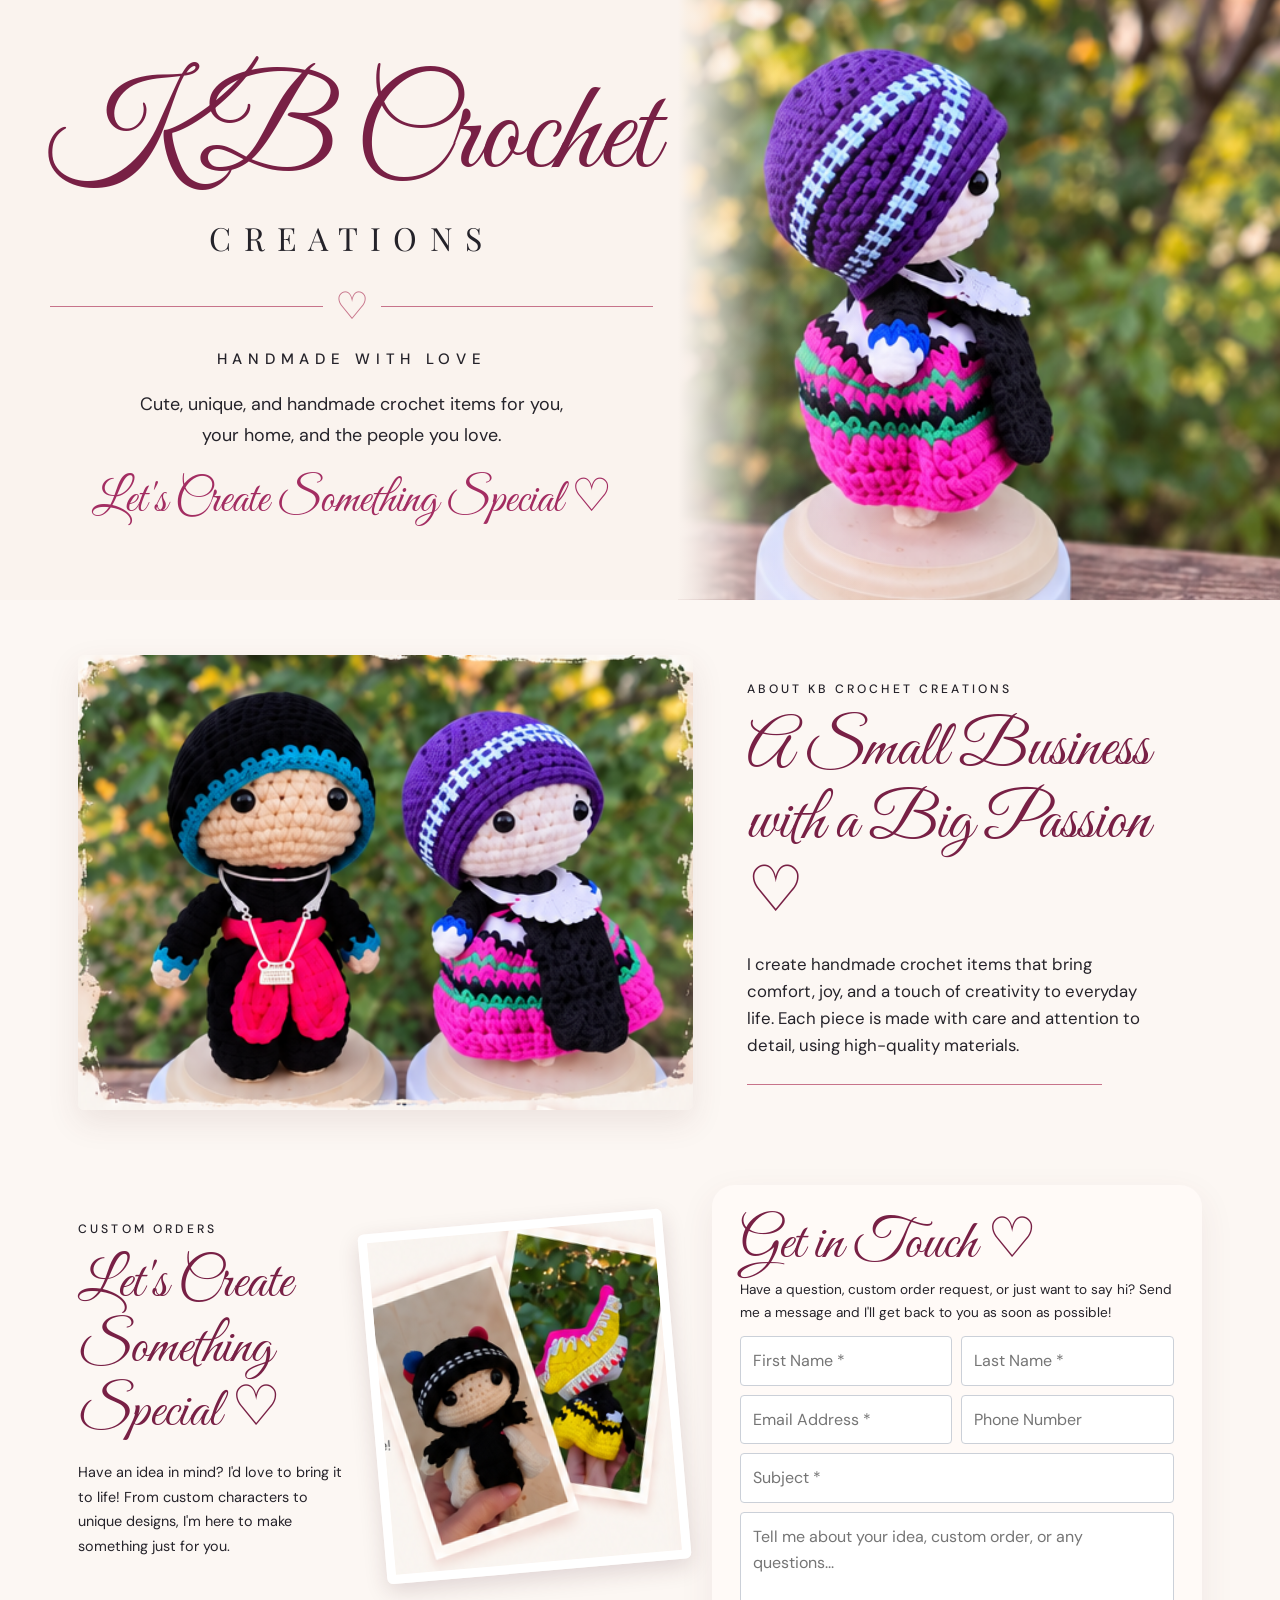
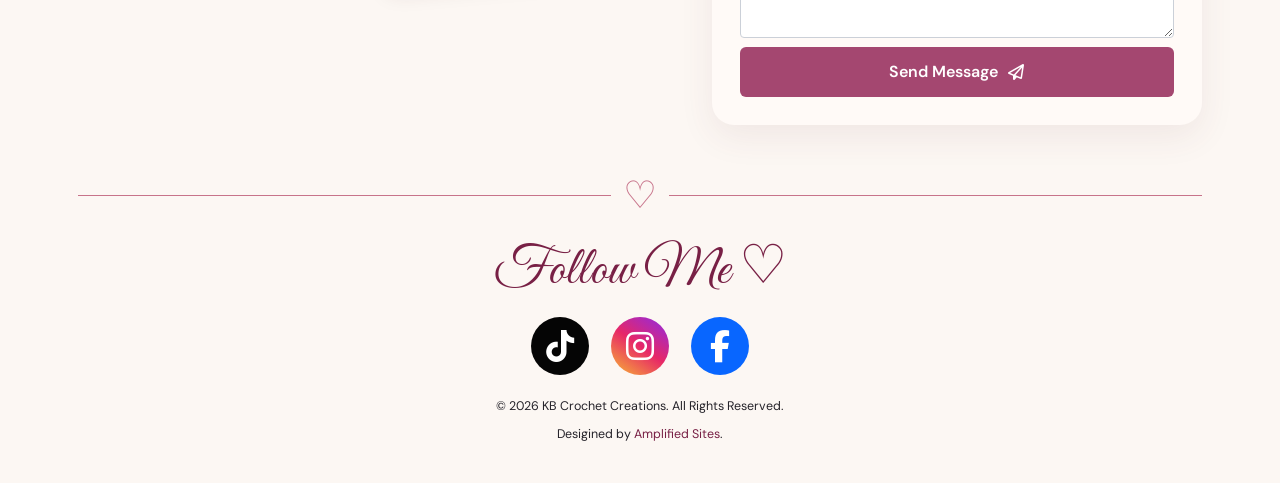
<file: index.html>
<!DOCTYPE html>
<html lang="en">
    <head>
        <meta charset="UTF-8" />
        <meta name="viewport" content="width=device-width, initial-scale=1.0" />
        <title>KB Crochet Creations</title>
        <link rel="preconnect" href="https://fonts.googleapis.com" />
        <link rel="preconnect" href="https://fonts.gstatic.com" crossorigin />
        <link href="https://fonts.googleapis.com/css2?family=DM+Sans:wght@400;500;600;700&family=Great+Vibes&family=Playfair+Display:wght@400;500;600&display=swap" rel="stylesheet" />
        <link rel="stylesheet" href="https://cdnjs.cloudflare.com/ajax/libs/font-awesome/6.7.2/css/all.min.css" />
        <link rel="stylesheet" href="style.css" />
    </head>
    <body>
        <main>
            <section class="hero" id="home">
                <div class="hero-copy">
                    <h1 class="brand-script">KB Crochet</h1>
                    <p class="brand-subtitle">CREATIONS</p>
                    <div class="decorated-rule">
                        <span>♡</span>
                    </div>
                    <p class="eyebrow hero-eyebrow">HANDMADE WITH LOVE</p>
                    <p class="hero-description">
                        Cute, unique, and handmade crochet items for you, your home, and the people you love.
                    </p>
                    <a href="#contact" class="script-link"> Let's Create Something Special ♡ </a>
                </div>
                <div class="hero-media"></div>
            </section>
            <section class="section about-section" id="about">
                <div class="about-media image-frame">
                    <img src="crochet-photo-2.png" alt="Handmade creations" loading="lazy" />
                </div>
                <div class="about-copy">
                    <p class="eyebrow">ABOUT KB CROCHET CREATIONS</p>
                    <h2 class="script-heading">
                        A Small Business
                        <span class="heading-line">with a Big Passion ♡</span>
                    </h2>
                    <p>
                        I create handmade crochet items that bring comfort, joy, and a touch of creativity to everyday
                        life. Each piece is made with care and attention to detail, using high-quality materials.
                    </p>
                    <div class="accent-line"></div>
                </div>
            </section>
            <section class="section lower-section" id="orders">
                <div class="orders-content">
                    <div class="orders-copy">
                        <p class="eyebrow">CUSTOM ORDERS</p>
                        <h2 class="script-heading">
                            Let's Create
                            <span class="heading-line"> Something Special ♡ </span>
                        </h2>
                        <p>
                            Have an idea in mind? I'd love to bring it to life! From custom characters to unique
                            designs, I'm here to make something just for you.
                        </p>
                    </div>
                    <div class="orders-media image-frame">
                        <img src="crochet-photo-3.png" alt="Custom handmade creations" loading="lazy" />
                    </div>
                </div>
                <div class="contact-panel" id="contact">
                    <h2 class="script-heading">Get in Touch ♡</h2>
                    <p>
                        Have a question, custom order request, or just want to say hi? Send me a message and I'll get
                        back to you as soon as possible!
                    </p>
                    <form
                        class="contact-form"
                        id="contactForm"
                        action="https://formsubmit.co/JerryYaj22@gmail.com"
                        method="POST">
                        <input
                            type="hidden"
                            name="_subject"
                            value="New Website Contact Form Submission">
                        <input
                            type="hidden"
                            name="_captcha"
                            value="false">
                        <input
                            type="hidden"
                            name="_template"
                            value="table">
                        <!-- REDIRECT TO THANK YOU PAGE -->
                        <input
                            type="hidden"
                            name="_next"
                            value="https://amplifiedsites.github.io/KB-Crochet-Creations/thank-you.html">
                        <input
                            type="text"
                            name="_honey"
                            style="display:none"
                            tabindex="-1"
                            autocomplete="off">
                        <div class="form-grid">
                            <input
                                type="text"
                                name="first_name"
                                placeholder="First Name *"
                                required>
                            <input
                                type="text"
                                name="last_name"
                                placeholder="Last Name *"
                                required>
                            <input
                                type="email"
                                name="email"
                                placeholder="Email Address *"
                                required>
                            <input
                                type="tel"
                                name="phone"
                                placeholder="Phone Number">
                            </div>
                        <input
                            type="text"
                            name="subject"
                            placeholder="Subject *"
                            required>
                        <textarea
                            name="message"
                            rows="4"
                            placeholder="Tell me about your idea, custom order, or any questions..."
                            required
                        ></textarea>
                        <button type="submit" class="primary-button">
                            Send Message
                            <i class="fa-regular fa-paper-plane"></i>
                        </button>
                    </form>
                </div>
            </section>
        </main>
        <footer class="site-footer">
            <div class="decorated-rule">
                <span>♡</span>
            </div>
            <h2 class="script-heading">Follow Me ♡</h2>
            <div class="social-links">
                <a href="#" class="social social-tiktok" aria-label="TikTok">
                    <i class="fa-brands fa-tiktok"></i>
                </a>
                <a href="#" class="social social-instagram" aria-label="Instagram">
                    <i class="fa-brands fa-instagram"></i>
                </a>
                <a href="#" class="social social-facebook" aria-label="Facebook">
                    <i class="fa-brands fa-facebook-f"></i>
                </a>
            </div>
            <p class="copyright">© 2026 KB Crochet Creations. All Rights Reserved.</p>
            <p class="copyright">Desigined by <a href="https://amplifiedsites.com">Amplified Sites</a>.</p>
        </footer>
    </body>
</html>
</file>
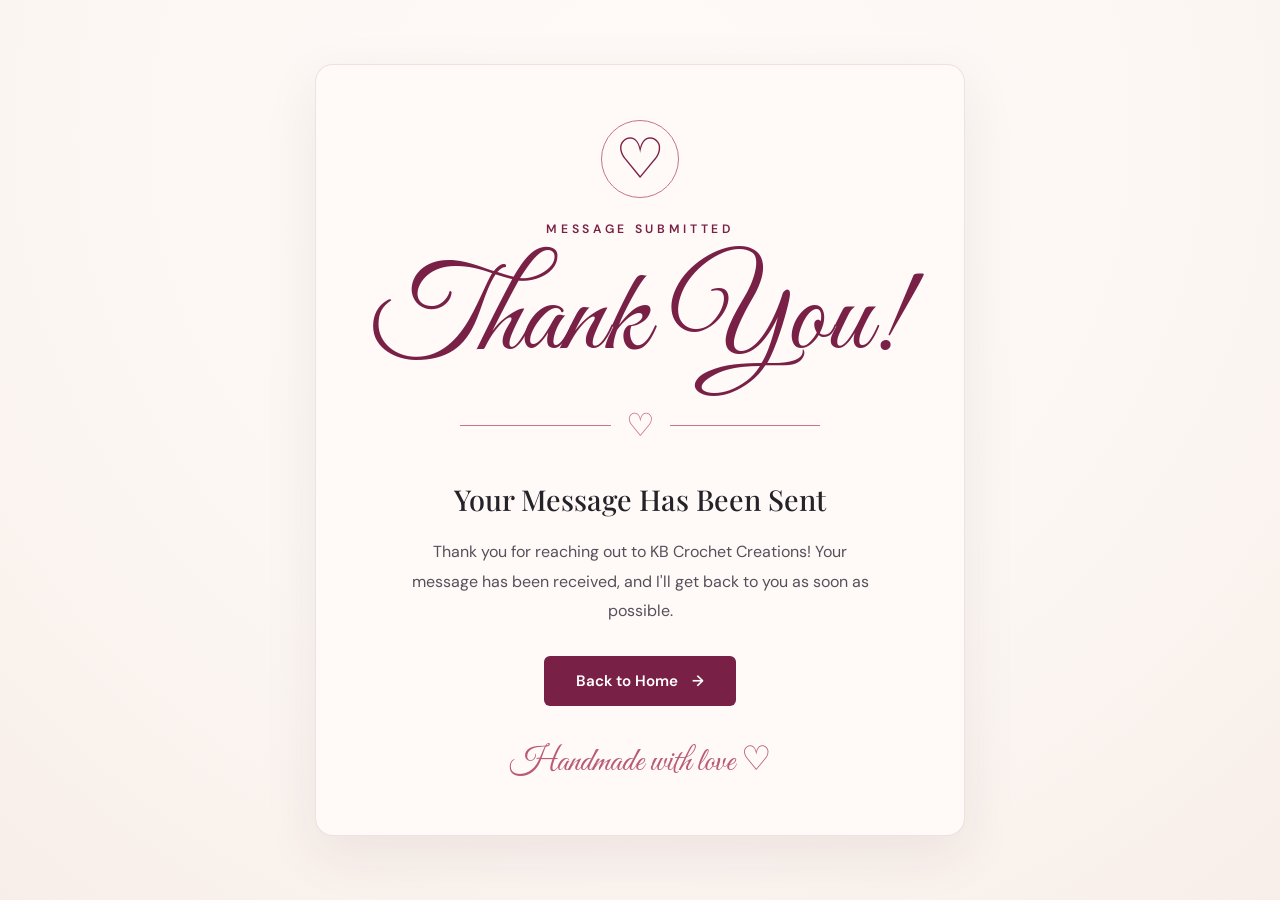
<file: thank-you.html>
<!doctype html>
<html lang="en">
    <head>
        <meta charset="UTF-8" />
        <meta name="viewport" content="width=device-width, initial-scale=1.0" />
        <title>Thank You | KB Crochet Creations</title>
        <link rel="preconnect" href="https://fonts.googleapis.com" />
        <link rel="preconnect" href="https://fonts.gstatic.com" crossorigin />
        <link href="https://fonts.googleapis.com/css2?family=DM+Sans:wght@400;500;600;700&family=Great+Vibes&family=Playfair+Display:wght@400;500;600&display=swap" rel="stylesheet" />
        <link rel="stylesheet" href="style.css" />
    </head>
    <body>
        <main class="thank-you-page">
            <section class="thank-you-card">
                <!-- DECORATIVE HEART -->
                <div class="thank-you-symbol" aria-hidden="true">♡</div>
                <p class="thank-you-eyebrow">MESSAGE SUBMITTED</p>
                <h1 class="thank-you-title">Thank You!</h1>
                <div class="thank-you-divider">
                    <span>♡</span>
                </div>
                <h2 class="thank-you-subtitle">Your Message Has Been Sent</h2>
                <p class="thank-you-description">
                    Thank you for reaching out to KB Crochet Creations! Your message has been received, and I'll get
                    back to you as soon as possible.
                </p>
                <a href="index.html" class="thank-you-button">
                    Back to Home
                    <span aria-hidden="true">→</span>
                </a>
                <p class="thank-you-note">Handmade with love ♡</p>
            </section>
        </main>
    </body>
</html>
</file>
<file: style.css>
/* ==========================================
   KB CROCHET CREATIONS
   COMPLETE WEBSITE STYLESHEET
========================================== */


/* ==========================================
   GLOBAL VARIABLES
========================================== */

:root {
    --background: #fcf7f3;
    --surface: #fffaf7;
    --hero-background: #faf3ee;

    --text: #25232a;
    --muted: #55505a;

    --accent: #782045;
    --accent-light: #b95a78;
    --line: #c7738a;

    --font-body: "DM Sans", sans-serif;
    --font-script: "Great Vibes", cursive;
    --font-display: "Playfair Display", serif;

    --container: 1180px;
}


/* ==========================================
   RESET
========================================== */

*,
*::before,
*::after {
    box-sizing: border-box;
}

html {
    scroll-behavior: smooth;
}

body {
    margin: 0;
    min-width: 0;
    background: var(--background);
    color: var(--text);
    font-family: var(--font-body);
    line-height: 1.6;
}

main {
    width: 100%;
}

img {
    display: block;
    width: 100%;
    max-width: 100%;
    height: auto;
}

a {
    color: inherit;
}

button,
input,
textarea {
    font: inherit;
}


/* ==========================================
   START OF INDEX PAGE
========================================== */


/* ==========================================
   HERO SECTION
========================================== */

.hero {
    width: 100%;
    min-height: 580px;

    display: grid;
    grid-template-columns: 53% 47%;

    overflow: hidden;
    background: var(--hero-background);
}

.hero-copy {
    position: relative;
    z-index: 1;

    min-width: 0;

    padding: 70px 25px 70px
        max(35px, calc((100vw - var(--container)) / 2));

    display: flex;
    flex-direction: column;
    align-items: center;
    justify-content: center;

    text-align: center;
}


/* ==========================================
   BRAND TITLE
========================================== */

.brand-script {
    margin: 0;

    color: var(--accent);
    font-family: var(--font-script);

    font-size: clamp(5rem, 10vw, 9rem);
    font-weight: 400;
    line-height: 1.05;

    white-space: nowrap;
}

.brand-subtitle {
    margin: 8px 0 12px;

    font-family: var(--font-display);
    font-size: clamp(1.15rem, 2.7vw, 2rem);
    font-weight: 400;

    letter-spacing: 0.38em;
}


/* ==========================================
   DECORATIVE HEART DIVIDER
========================================== */

.decorated-rule {
    display: flex;
    align-items: center;
    gap: 12px;

    width: 100%;

    color: var(--line);
    font-size: 2.4rem;
}

.decorated-rule::before,
.decorated-rule::after {
    content: "";

    flex: 1;
    height: 1px;

    background: var(--line);
}


/* ==========================================
   TEXT STYLES
========================================== */

.eyebrow {
    font-size: 0.76rem;
    font-weight: 500;
    letter-spacing: 0.26em;
}

.hero-eyebrow {
    margin: 10px 0 6px;

    font-size: 0.94rem;
    letter-spacing: 0.38em;
}

.hero-description {
    max-width: 460px;

    margin: 12px 0 22px;

    font-size: clamp(0.98rem, 1.5vw, 1.12rem);
    line-height: 1.7;
}

.script-link {
    color: #a32d62;

    font-family: var(--font-script);
    font-size: clamp(2rem, 3.6vw, 3.2rem);
    line-height: 1.25;

    text-decoration: none;

    transition: color 0.2s ease;
}

.script-link:hover {
    color: var(--accent);
}


/* ==========================================
   HERO BACKGROUND IMAGE
========================================== */

.hero-media {
    width: 100%;
    min-width: 0;
    min-height: 580px;

    background-image:
        linear-gradient(
            90deg,
            #faf3ee 0%,
            rgba(250, 243, 238, 0.1) 16%,
            transparent 38%
        ),
        url("crochet-photo-1.png");

    background-position: center;
    background-repeat: no-repeat;
    background-size: cover;
}


/* ==========================================
   GENERAL SECTIONS
========================================== */

.section {
    width: 100%;
    max-width: var(--container);

    margin: 0 auto;
    padding: 55px 28px;
}


/* ==========================================
   ABOUT SECTION
========================================== */

.about-section {
    display: grid;
    grid-template-columns: 1.15fr 0.85fr;
    gap: 54px;
    align-items: center;
}

.about-media,
.about-copy {
    min-width: 0;
}

.image-frame {
    position: relative;
    overflow: hidden;

    border-radius: 6px;

    box-shadow:
        0 12px 32px rgba(96, 49, 51, 0.10);
}

.about-media img {
    width: 100%;
    aspect-ratio: 1.35;
    object-fit: cover;
}

.about-copy .eyebrow {
    margin: 0 0 14px;
}

.script-heading {
    margin: 0;

    color: var(--accent);

    font-family: var(--font-script);
    font-size: clamp(2.8rem, 5vw, 4.7rem);
    font-weight: 400;
    line-height: 1.15;
}

.heading-line {
    display: block;
}

.about-copy p:not(.eyebrow) {
    max-width: 410px;
    font-size: 1.05rem;
}

.accent-line {
    width: 78%;
    height: 1px;

    margin-top: 25px;

    background: var(--line);
}


/* ==========================================
   CUSTOM ORDERS + CONTACT LAYOUT
========================================== */

.lower-section {
    display: grid;
    grid-template-columns: minmax(0, 1.1fr) minmax(0, 0.9fr);
    gap: 35px;
    align-items: start;

    padding-top: 20px;
    padding-bottom: 40px;
}


/* ==========================================
   CUSTOM ORDERS
========================================== */

.orders-content {
    min-width: 0;

    display: grid;
    grid-template-columns: minmax(0, 0.9fr) minmax(0, 1fr);
    gap: 20px;
    align-items: center;

    padding-top: 35px;
}

.orders-copy,
.orders-media {
    min-width: 0;
}

.orders-copy .eyebrow {
    margin: 0 0 12px;
}

.orders-copy .script-heading {
    font-size: clamp(2.8rem, 4.4vw, 4rem);
}

.orders-copy p:last-child {
    font-size: 0.9rem;
    line-height: 1.7;
}

.orders-media {
    transform: rotate(-5deg);

    border: 9px solid white;

    box-shadow:
        0 8px 22px rgba(66, 30, 42, 0.15);
}

.orders-media img {
    width: 100%;
    aspect-ratio: 0.86;
    object-fit: cover;
}


/* ==========================================
   CONTACT PANEL
========================================== */

.contact-panel {
    min-width: 0;

    background: var(--surface);

    border-radius: 22px;
    padding: 28px;

    box-shadow:
        0 12px 35px rgba(102, 45, 68, 0.08);
}

.contact-panel .script-heading {
    font-size: clamp(3rem, 4.4vw, 4.2rem);
}

.contact-panel > p {
    margin: 0 0 12px;

    font-size: 0.85rem;
    line-height: 1.7;
}


/* ==========================================
   CONTACT FORM
========================================== */

.contact-form {
    display: grid;
    gap: 9px;
}

.form-grid {
    display: grid;
    grid-template-columns: minmax(0, 1fr) minmax(0, 1fr);
    gap: 9px;
}

.contact-form input:not([type="hidden"]),
.contact-form textarea {
    width: 100%;
    min-width: 0;

    border: 1px solid #cbd0d8;
    border-radius: 4px;

    padding: 11px 12px;

    background: white;
    color: var(--text);

    font-family: var(--font-body);
    font-size: 16px;
}

.contact-form textarea {
    resize: vertical;
    min-height: 105px;
}

.contact-form input:focus-visible,
.contact-form textarea:focus-visible {
    outline: 2px solid var(--accent-light);
    outline-offset: 1px;
}

/* KEEP FORMSUBMIT HONEYPOT HIDDEN */

.contact-form input[name="_honey"] {
    display: none;
}


/* ==========================================
   SEND MESSAGE BUTTON
========================================== */

.primary-button {
    width: 100%;
    min-height: 48px;

    display: inline-flex;
    align-items: center;
    justify-content: center;
    gap: 10px;

    padding: 12px 20px;

    background: #a44770;
    color: white;

    border: none;
    border-radius: 6px;

    cursor: pointer;

    font-family: var(--font-body);
    font-size: 1rem;
    font-weight: 600;

    transition:
        background 0.2s ease,
        transform 0.2s ease;
}

.primary-button:hover {
    background: var(--accent);
    transform: translateY(-1px);
}


/* ==========================================
   FOOTER
========================================== */

.site-footer {
    width: 100%;
    max-width: var(--container);

    margin: 0 auto;
    padding: 0 28px 30px;

    text-align: center;
}

.site-footer .decorated-rule {
    margin-bottom: 14px;
}

.site-footer .script-heading {
    font-size: 3.4rem;
}


/* ==========================================
   SOCIAL MEDIA
========================================== */

.social-links {
    display: flex;
    align-items: center;
    justify-content: center;
    flex-wrap: wrap;
    gap: 22px;

    margin: 14px 0 22px;
}

.social {
    width: 58px;
    height: 58px;

    display: grid;
    place-items: center;

    border-radius: 50%;

    color: white;
    font-size: 2rem;

    text-decoration: none;

    transition: transform 0.2s ease;
}

.social:hover {
    transform: translateY(-3px);
}

.social-tiktok {
    background: #050505;
}

.social-instagram {
    background: linear-gradient(
        35deg,
        #f8b833,
        #e72767,
        #8d2ae8
    );
}

.social-facebook {
    background: #0866ff;
}

.copyright {
    margin: 8px 0;
    font-size: 0.78rem;
}

.copyright a {
    color: var(--accent);
    text-decoration: none;
}

.copyright a:hover {
    text-decoration: underline;
}


/* ==========================================
   TABLET RESPONSIVENESS
   601px - 900px
========================================== */

@media (max-width: 900px) {

    .hero {
        grid-template-columns: 52% 48%;
        min-height: 450px;
    }

    .hero-copy {
        padding: 45px 20px;
    }

    .hero-media {
        min-height: 450px;
    }

    .brand-script {
        font-size: clamp(4rem, 8vw, 6.5rem);
    }

    .brand-subtitle {
        letter-spacing: 0.2em;
    }

    .about-section {
        gap: 25px;
    }

    .lower-section {
        grid-template-columns: 1fr;
        gap: 30px;
    }

    .orders-content {
        width: 100%;
        max-width: 700px;

        margin: 0 auto;
        padding-top: 10px;
    }

    .contact-panel {
        width: min(100%, 650px);
        margin: 0 auto;
    }

}


/* ==========================================
   MOBILE RESPONSIVENESS
   600px AND BELOW
========================================== */

@media (max-width: 600px) {

    /* ======================================
       HERO - REMOVE EMPTY SPACE
    ====================================== */

    .hero {
        display: flex;
        flex-direction: column;

        width: 100%;
        min-height: 0;
        height: auto;
    }

    .hero-copy {
        flex: 0 0 auto;

        width: 100%;
        min-height: 0;
        height: auto;

        padding: 20px 18px 25px;

        justify-content: flex-start;
        align-items: center;
        text-align: center;
    }

    .brand-script {
        margin: 0;

        font-size: clamp(4rem, 15vw, 6rem);
        line-height: 1.1;

        white-space: normal;
    }

    .brand-subtitle {
        margin: 5px 0 10px;

        font-size: 1rem;
        letter-spacing: 0.2em;
    }

    .hero-copy .decorated-rule {
        margin: 0;
    }

    .hero-eyebrow {
        margin: 10px 0 5px;

        font-size: 0.72rem;
        letter-spacing: 0.18em;
    }

    .hero-description {
        max-width: 440px;

        margin: 10px 0 15px;

        font-size: 0.95rem;
        line-height: 1.65;
    }

    .script-link {
        font-size: clamp(1.8rem, 8vw, 2.5rem);
        line-height: 1.3;
    }


    /* ======================================
       HERO IMAGE - FIT MOBILE SCREEN
    ====================================== */

    .hero-media {
        flex: 0 0 auto;

        width: 100%;
        min-height: 0;
        height: clamp(220px, 65vw, 340px);

        background-image: url("crochet-photo-1.png");
        background-position: center center;
        background-repeat: no-repeat;
        background-size: cover;
    }


    /* ======================================
       GENERAL SECTIONS
    ====================================== */

    .section {
        width: 100%;
        padding: 35px 18px;
    }


    /* ======================================
       ABOUT SECTION
    ====================================== */

    .about-section {
        display: grid;
        grid-template-columns: minmax(0, 1fr);
        gap: 25px;
    }

    .about-media img {
        width: 100%;
        aspect-ratio: 1.35;
        object-fit: cover;
    }

    .about-copy {
        text-align: center;
    }

    .about-copy .eyebrow {
        font-size: 0.72rem;
    }

    .about-copy p:not(.eyebrow) {
        max-width: 100%;
        font-size: 0.95rem;
    }

    .script-heading {
        font-size: clamp(2.8rem, 10vw, 4rem);
    }

    .accent-line {
        margin: 22px auto 0;
    }


    /* ======================================
       CUSTOM ORDERS
    ====================================== */

    .lower-section {
        display: grid;
        grid-template-columns: minmax(0, 1fr);
        gap: 25px;
    }

    .orders-content {
        width: 100%;
        max-width: 100%;

        display: grid;
        grid-template-columns: minmax(0, 1fr);
        gap: 25px;

        padding-top: 0;
    }

    .orders-copy {
        text-align: center;
    }

    .orders-copy .script-heading {
        font-size: clamp(2.8rem, 10vw, 4rem);
    }

    .orders-copy p:last-child {
        font-size: 0.95rem;
    }

    .orders-media {
        width: min(85%, 330px);

        margin: 0 auto;

        transform: rotate(-3deg);
    }

    .orders-media img {
        width: 100%;
        aspect-ratio: 0.95;
        object-fit: cover;
    }


    /* ======================================
       CONTACT FORM
    ====================================== */

    .contact-panel {
        width: 100%;
        max-width: 100%;

        padding: 25px 18px;
        border-radius: 15px;
    }

    .contact-panel .script-heading {
        font-size: clamp(3rem, 11vw, 4rem);
    }

    .contact-panel > p {
        font-size: 0.9rem;
    }

    .form-grid {
        grid-template-columns: minmax(0, 1fr);
    }

    .contact-form input:not([type="hidden"]),
    .contact-form textarea {
        width: 100%;
        font-size: 16px;
    }

    .primary-button {
        width: 100%;
        min-height: 48px;
    }


    /* ======================================
       FOOTER
    ====================================== */

    .site-footer {
        width: 100%;
        padding: 10px 18px 30px;
    }

    .site-footer .script-heading {
        font-size: 3rem;
    }

    .social-links {
        gap: 15px;
    }

    .social {
        width: 50px;
        height: 50px;
        font-size: 1.6rem;
    }

}


/* ==========================================
   EXTRA SMALL MOBILE
   400px AND BELOW
========================================== */

@media (max-width: 400px) {

    .hero-copy {
        padding: 15px 15px 20px;
    }

    .brand-script {
        font-size: clamp(3.5rem, 16vw, 4.5rem);
    }

    .hero-media {
        height: 220px;
    }

    .section {
        padding: 28px 15px;
    }

    .orders-media {
        width: 80%;
    }

    .contact-panel {
        padding: 22px 15px;
    }

}


/* ==========================================
   END OF INDEX PAGE
========================================== */


/* ==========================================
   START OF THANK YOU PAGE
========================================== */


/* ==========================================
   THANK YOU PAGE LAYOUT
========================================== */

.thank-you-page {
    min-height: 100vh;
    min-height: 100dvh;

    display: flex;
    align-items: center;
    justify-content: center;

    padding: 40px 20px;

    background: radial-gradient(
        circle at 50% 15%,
        #fffaf7 0%,
        #fcf7f3 55%,
        #f8eee9 100%
    );
}


/* ==========================================
   THANK YOU CARD
========================================== */

.thank-you-card {
    width: 100%;
    max-width: 650px;

    padding: 55px 55px 45px;

    background: var(--surface);

    border: 1px solid rgba(120, 32, 69, 0.12);
    border-radius: 18px;

    text-align: center;

    box-shadow:
        0 18px 55px rgba(80, 36, 52, 0.08);
}


/* ==========================================
   DECORATIVE HEART
========================================== */

.thank-you-symbol {
    width: 78px;
    height: 78px;

    margin: 0 auto 22px;

    display: flex;
    align-items: center;
    justify-content: center;

    border: 1px solid var(--line);
    border-radius: 50%;

    color: var(--accent);

    font-size: 3.5rem;
    line-height: 1;
}


/* ==========================================
   SMALL HEADING
========================================== */

.thank-you-eyebrow {
    margin: 0 0 12px;

    font-size: 0.76rem;
    font-weight: 600;
    letter-spacing: 0.3em;

    color: var(--accent);
}


/* ==========================================
   MAIN TITLE
========================================== */

.thank-you-title {
    margin: 0;

    font-family: var(--font-script);
    font-size: clamp(5rem, 10vw, 7.5rem);
    font-weight: 400;

    line-height: 1.15;

    color: var(--accent);
}


/* ==========================================
   DECORATIVE DIVIDER
========================================== */

.thank-you-divider {
    display: flex;
    align-items: center;
    gap: 15px;

    margin: 10px auto 25px;

    max-width: 360px;

    color: var(--line);
    font-size: 2rem;
}

.thank-you-divider::before,
.thank-you-divider::after {
    content: "";

    flex: 1;
    height: 1px;

    background: var(--line);
}


/* ==========================================
   SUBTITLE
========================================== */

.thank-you-subtitle {
    margin: 0 0 15px;

    font-family: var(--font-display);
    font-size: clamp(1.3rem, 3vw, 1.8rem);
    font-weight: 500;

    color: var(--text);
}


/* ==========================================
   DESCRIPTION
========================================== */

.thank-you-description {
    max-width: 460px;

    margin: 0 auto 30px;

    font-size: 1rem;
    line-height: 1.85;

    color: var(--muted);
}


/* ==========================================
   BACK HOME BUTTON
========================================== */

.thank-you-button {
    display: inline-flex;
    align-items: center;
    justify-content: center;

    gap: 14px;
    min-height: 50px;

    padding: 12px 32px;

    background: var(--accent);
    color: white;

    border-radius: 6px;

    font-family: var(--font-body);
    font-size: 0.95rem;
    font-weight: 600;

    text-decoration: none;

    transition:
        background 0.25s ease,
        transform 0.25s ease;
}

.thank-you-button:hover {
    background: var(--accent-light);
    transform: translateY(-2px);
}

.thank-you-button:focus-visible {
    outline: 2px solid var(--accent);
    outline-offset: 4px;
}


/* ==========================================
   BOTTOM NOTE
========================================== */

.thank-you-note {
    margin: 30px 0 0;

    font-family: var(--font-script);
    font-size: 2.1rem;

    color: var(--accent-light);
}


/* ==========================================
   THANK YOU MOBILE RESPONSIVENESS
========================================== */

@media (max-width: 600px) {

    .thank-you-page {
        padding: 25px 15px;
    }

    .thank-you-card {
        padding: 42px 22px 35px;
        border-radius: 14px;
    }

    .thank-you-symbol {
        width: 65px;
        height: 65px;
        font-size: 3rem;
    }

    .thank-you-title {
        font-size: clamp(4.5rem, 16vw, 6rem);
    }

    .thank-you-eyebrow {
        font-size: 0.68rem;
        letter-spacing: 0.2em;
    }

    .thank-you-description {
        font-size: 0.92rem;
    }

    .thank-you-button {
        width: 100%;
    }

    .thank-you-note {
        font-size: 1.9rem;
    }

}
/* ==========================================
   END OF THANK YOU PAGE
========================================== */
</file>
